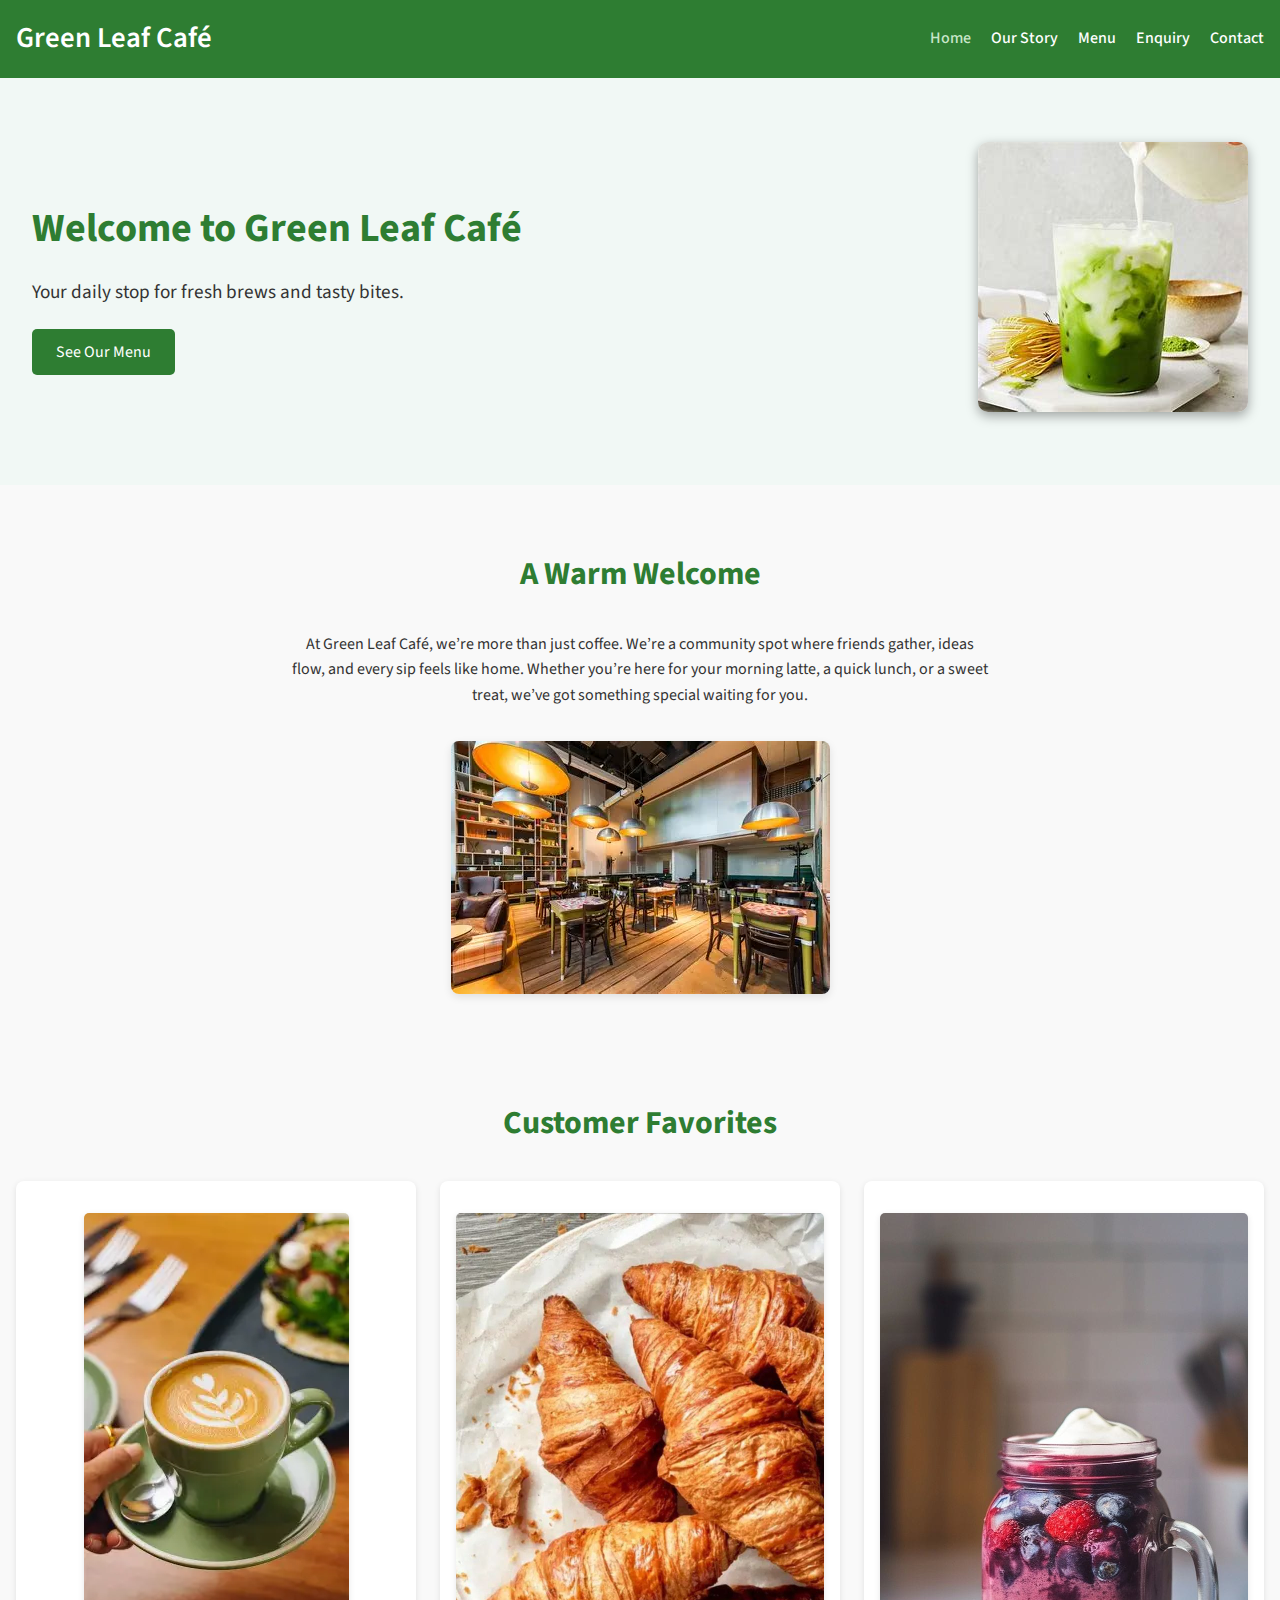
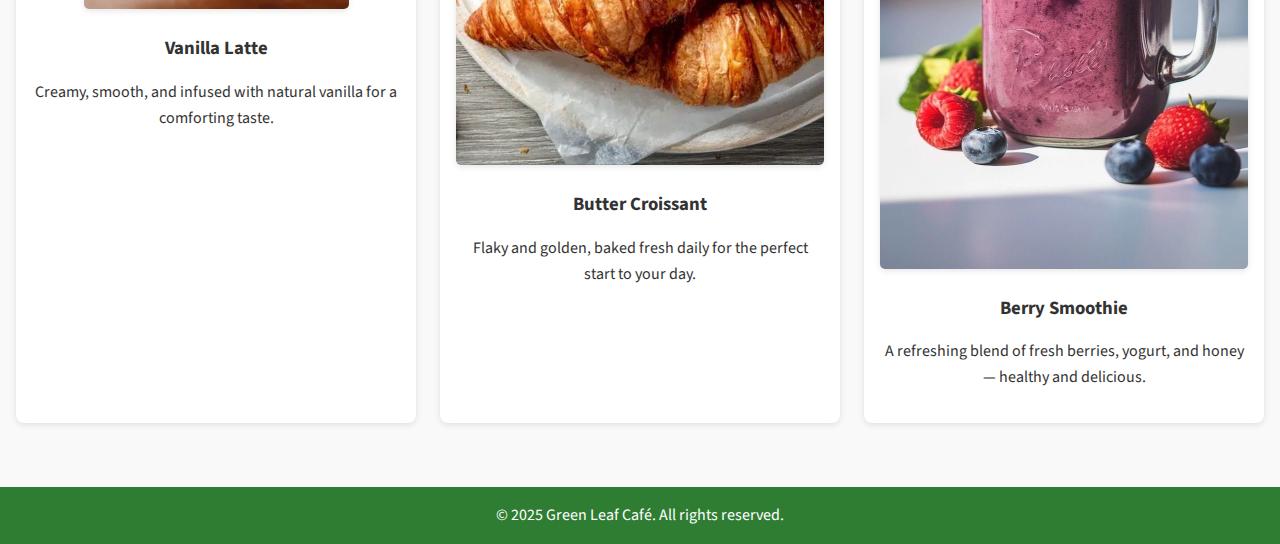
<file: index.html>
<!DOCTYPE html>
<html lang="en">
<head>
  <meta charset="UTF-8">
  <meta name="viewport" content="width=device-width, initial-scale=1.0">
  <title>Welcome | Green Leaf Café</title>
  <link rel="stylesheet" href="_css/styles.css">
  <link href="https://fonts.googleapis.com/css2?family=Source+Sans+Pro:wght@400;600&display=swap" rel="stylesheet">
</head>
<body>
  <!-- ===== Header with Navigation ===== -->
  <header class="site-header">
    <nav class="navbar">
      <h1 class="brand">Green Leaf Café</h1>
      <!-- Hamburger icon for mobile view -->
      <div class="menu-toggle" id="menu-toggle">&#9776;</div>
      <!-- Navigation menu -->
      <ul class="nav-items" id="nav-items">
        <li><a href="index.html" class="active">Home</a></li>
        <li><a href="about.html">Our Story</a></li>
        <li><a href="services.html">Menu</a></li>
        <li><a href="enquiry.html">Enquiry</a></li>
        <li><a href="contact.html">Contact</a></li>
      </ul>
    </nav>
  </header>

  <!-- ===== Hero Section ===== -->
  <section class="hero">
    <div class="hero-content">
      <h2>Welcome to Green Leaf Café</h2>
      <p>Your daily stop for fresh brews and tasty bites.</p>
      <a href="services.html" class="btn">See Our Menu</a>
    </div>
    <div class="hero-image">
      <img src="_images/home.jpeg" alt="home">
    </div>
  </section>

  <!-- ===== Welcome Message ===== -->
  <section class="highlights">
    <h2 class="section-title">A Warm Welcome</h2>
    <p>At Green Leaf Café, we’re more than just coffee. We’re a community spot where friends gather, ideas flow, and every sip feels like home. Whether you’re here for your morning latte, a quick lunch, or a sweet treat, we’ve got something special waiting for you.</p>
    <img src="_images/cafein.webp" alt="Café atmosphere">
  </section>

  <!-- ===== Customer Favorites Section ===== -->
  <section class="highlights">
    <h2 class="section-title">Customer Favorites</h2>
    <div class="cards">
      <!-- Favorite 1 -->
      <div class="menu-card">
        <img src="_images/Latte.webp" alt="Latte">
        <h3>Vanilla Latte</h3>
        <p>Creamy, smooth, and infused with natural vanilla for a comforting taste.</p>
      </div>
      <!-- Favorite 2 -->
      <div class="menu-card">
        <img src="_images/butter.jpg" alt="Croissant">
        <h3>Butter Croissant</h3>
        <p>Flaky and golden, baked fresh daily for the perfect start to your day.</p>
      </div>
      <!-- Favorite 3 -->
      <div class="menu-card">
        <img src="_images/berry.jpg" alt="Smoothie">
        <h3>Berry Smoothie</h3>
        <p>A refreshing blend of fresh berries, yogurt, and honey — healthy and delicious.</p>
      </div>
    </div>
  </section>

  <!-- ===== Footer ===== -->
  <footer class="site-footer">
    <p>&copy; 2025 Green Leaf Café. All rights reserved.</p>
  </footer>

  <!-- ===== JavaScript for mobile menu ===== -->
  <script>
    const toggle = document.getElementById('menu-toggle');
    const nav = document.getElementById('nav-items');
    toggle.addEventListener('click', () => {
      nav.classList.toggle('show');
    });
  </script>
</body>
</html>

<!--Code Attribution
  Author: W3schools
  Title: HTML Tutorial
  date published: n.d
  link/URL: https://www.w3schools.com/html/
  Date accessed: 24/09/2025
-->
</file>
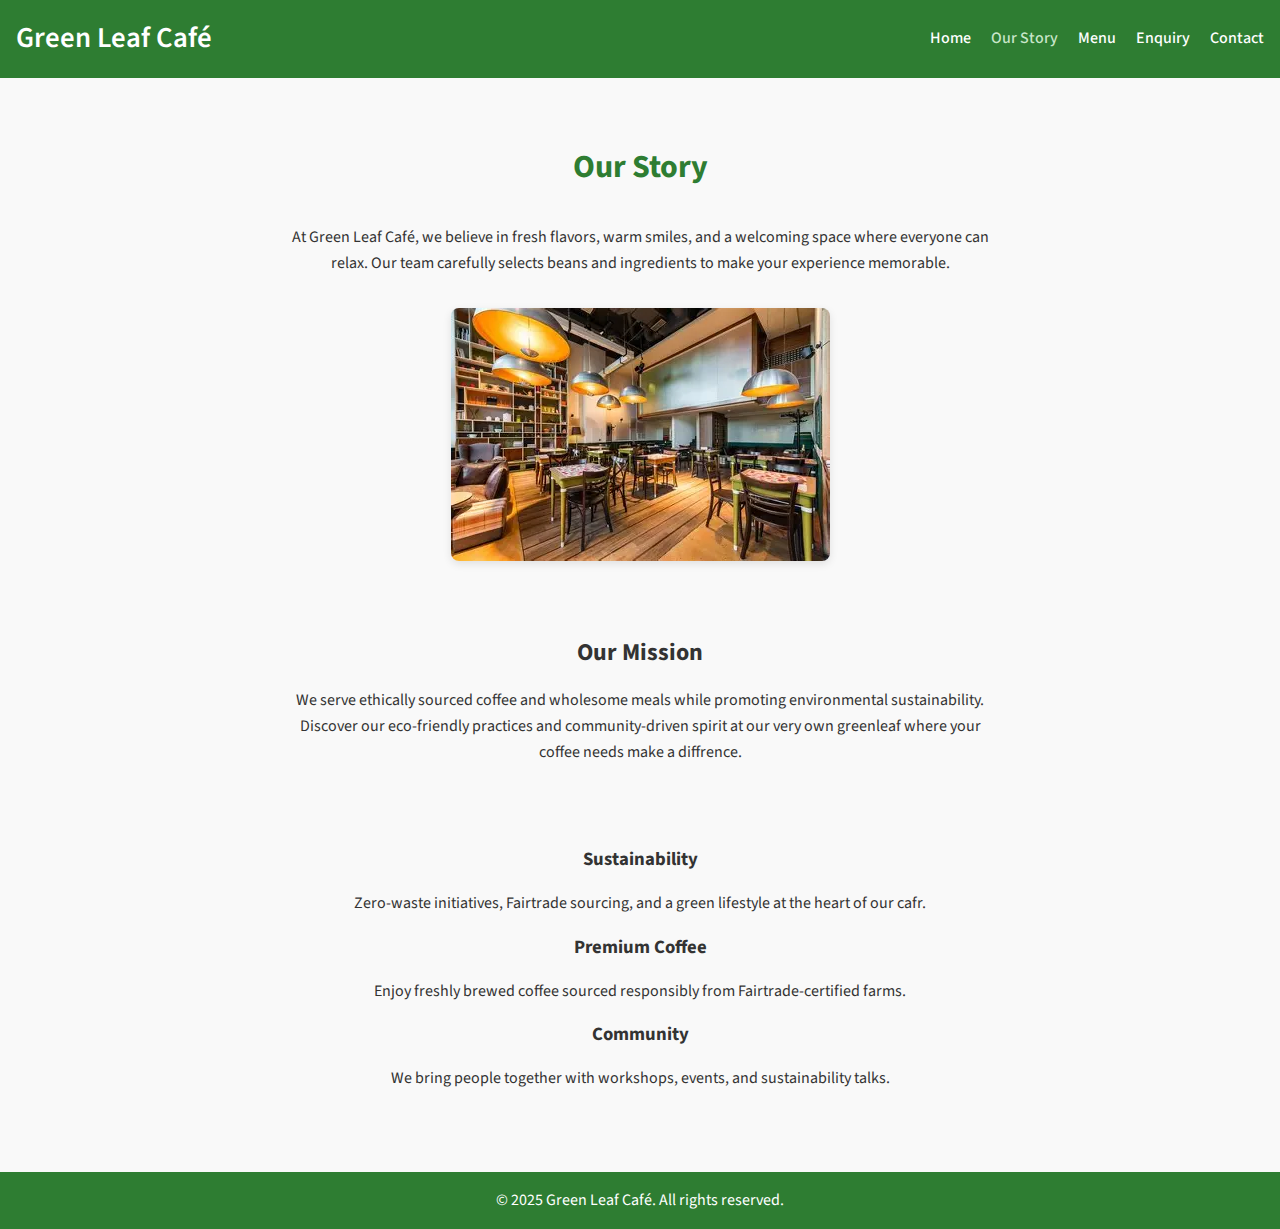
<file: about.html>
<!DOCTYPE html>
<html lang="en">
<head>
  <meta charset="UTF-8">
  <meta name="viewport" content="width=device-width, initial-scale=1.0">
  <title>About Us | Green Leaf Café</title>
  <link rel="stylesheet" href="_css/styles.css">
  <link href="https://fonts.googleapis.com/css2?family=Source+Sans+Pro:wght@400;600&display=swap" rel="stylesheet">
</head>
<body>
  <!-- ===== Header with Navigation ===== -->
  <header class="site-header">
    <nav class="navbar">
      <h1 class="brand">Green Leaf Café</h1>
      <div class="menu-toggle" id="menu-toggle">&#9776;</div>
      <ul class="nav-items" id="nav-items">
        <li><a href="index.html">Home</a></li>
        <li><a href="about.html" class="active">Our Story</a></li>
        <li><a href="services.html">Menu</a></li>
        <li><a href="enquiry.html">Enquiry</a></li>
        <li><a href="contact.html">Contact</a></li>
      </ul>
    </nav>
  </header>

  <!-- ===== About Section ===== -->
  <section class="highlights">
    <h2 class="section-title">Our Story</h2>
    <p>At Green Leaf Café, we believe in fresh flavors, warm smiles, and a welcoming space where everyone can relax. Our team carefully selects beans and ingredients to make your experience memorable.</p>
    <img src="_images/cafein.webp" alt="Café interior">
  </section>

  <section class="highlights">
    <h2>Our Mission</h2>
    <p>
      We serve ethically sourced coffee and wholesome meals while promoting environmental sustainability. 
      Discover our eco-friendly practices and community-driven spirit at our very own greenleaf 
      where your coffee needs make a diffrence. 
    </p>
  </section>

  <!-- Features Section -->
  <section class="highlights">
    <div class="feature">
      <h3> Sustainability</h3>
      <p>Zero-waste initiatives, Fairtrade sourcing, and a green lifestyle at the heart of our cafr.</p>
    </div>
    <div class="feature">
      <h3> Premium Coffee</h3>
      <p>Enjoy freshly brewed coffee sourced responsibly from Fairtrade-certified farms.</p>
    </div>
    <div class="feature">
      <h3> Community</h3>
      <p>We bring people together with workshops, events, and sustainability talks.</p>
    </div>
  </section>


  <!-- ===== Footer ===== -->
  <footer class="site-footer">
    <p>&copy; 2025 Green Leaf Café. All rights reserved.</p>
  </footer>

  <!-- ===== JavaScript for mobile menu ===== -->
  <script>
    const toggle = document.getElementById('menu-toggle');
    const nav = document.getElementById('nav-items');
    toggle.addEventListener('click', () => {
      nav.classList.toggle('show');
    });
  </script>
</body>
</html>

<!--Code Attribution
  Author: W3schools
  Title: HTML Tutorial
  date published: n.d
  link/URL: https://www.w3schools.com/html/
  Date accessed: 24/09/2025
-->
</file>
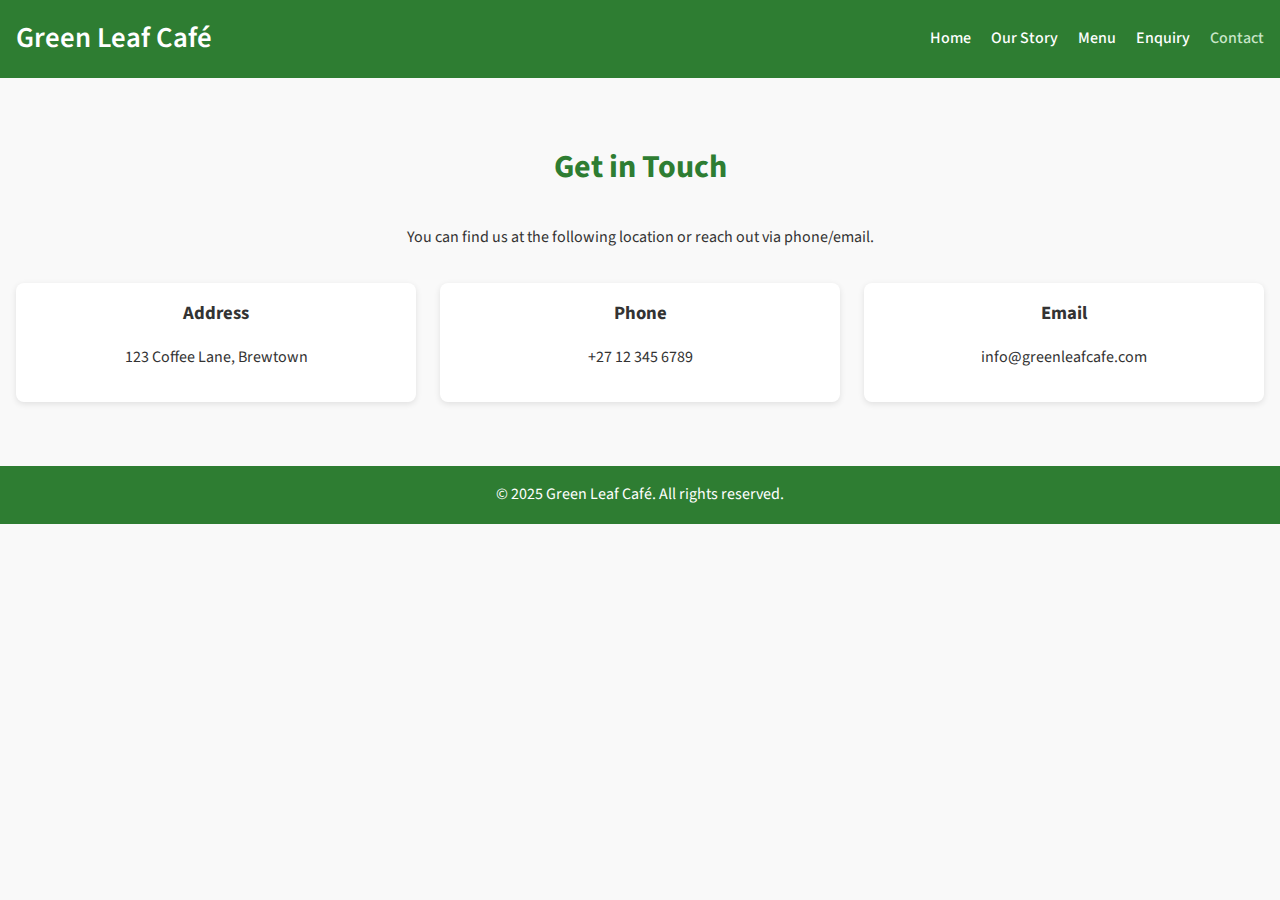
<file: contact.html>
<!DOCTYPE html>
<html lang="en">
<head>
  <meta charset="UTF-8">
  <meta name="viewport" content="width=device-width, initial-scale=1.0">
  <title>Contact | Green Leaf Café</title>
  <link rel="stylesheet" href="_css/styles.css">
  <link href="https://fonts.googleapis.com/css2?family=Source+Sans+Pro:wght@400;600&display=swap" rel="stylesheet">
</head>
<body>
  <!-- ===== Header with Navigation ===== -->
  <header class="site-header">
    <nav class="navbar">
      <h1 class="brand">Green Leaf Café</h1>
      <div class="menu-toggle" id="menu-toggle">&#9776;</div>
      <ul class="nav-items" id="nav-items">
        <li><a href="index.html">Home</a></li>
        <li><a href="about.html">Our Story</a></li>
        <li><a href="services.html">Menu</a></li>
        <li><a href="enquiry.html">Enquiry</a></li>
        <li><a href="contact.html" class="active">Contact</a></li>
      </ul>
    </nav>
  </header>

  <!-- ===== Contact Info Section ===== -->
  <section class="highlights">
    <h2 class="section-title">Get in Touch</h2>
    <p>You can find us at the following location or reach out via phone/email.</p>
    <div class="cards">
      <div class="menu-card">
        <h3>Address</h3>
        <p>123 Coffee Lane, Brewtown</p>
      </div>
      <div class="menu-card">
        <h3>Phone</h3>
        <p>+27 12 345 6789</p>
      </div>
      <div class="menu-card">
        <h3>Email</h3>
        <p>info@greenleafcafe.com</p>
      </div>
    </div>
  </section>

  <!-- ===== Footer ===== -->
  <footer class="site-footer">
    <p>&copy; 2025 Green Leaf Café. All rights reserved.</p>
  </footer>

  <!-- ===== JavaScript for mobile menu ===== -->
  <script>
    const toggle = document.getElementById('menu-toggle');
    const nav = document.getElementById('nav-items');
    toggle.addEventListener('click', () => {
      nav.classList.toggle('show');
    });
  </script>
</body>
</html>

<!--Code Attribution
  Author: W3schools
  Title: HTML Tutorial
  date published: n.d
  link/URL: https://www.w3schools.com/html/
  Date accessed: 24/09/2025
-->
</file>
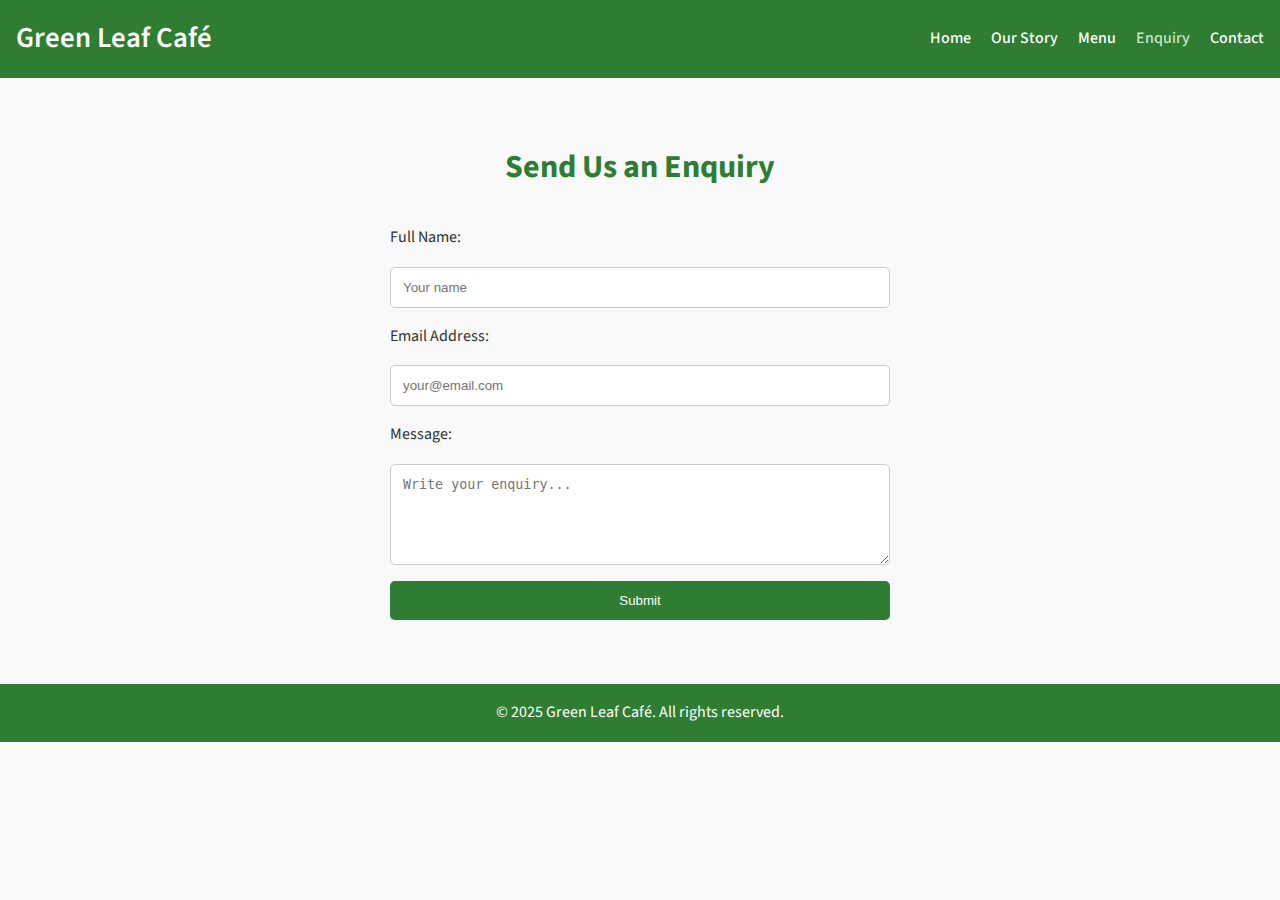
<file: enquiry.html>
<!DOCTYPE html>
<html lang="en">
<head>
  <meta charset="UTF-8">
  <meta name="viewport" content="width=device-width, initial-scale=1.0">
  <title>Enquiry | Green Leaf Café</title>
  <link rel="stylesheet" href="_css/styles.css">
  <link href="https://fonts.googleapis.com/css2?family=Source+Sans+Pro:wght@400;600&display=swap" rel="stylesheet">
</head>
<body>
  <!-- ===== Header with Navigation ===== -->
  <header class="site-header">
    <nav class="navbar">
      <h1 class="brand">Green Leaf Café</h1>
      <div class="menu-toggle" id="menu-toggle">&#9776;</div>
      <ul class="nav-items" id="nav-items">
        <li><a href="index.html">Home</a></li>
        <li><a href="about.html">Our Story</a></li>
        <li><a href="services.html">Menu</a></li>
        <li><a href="enquiry.html" class="active">Enquiry</a></li>
        <li><a href="contact.html">Contact</a></li>
      </ul>
    </nav>
  </header>

  <!-- ===== Enquiry Form Section ===== -->
  <section class="highlights">
    <h2 class="section-title">Send Us an Enquiry</h2>
    <!-- Simple form -->
    <form class="form-box">
      <label for="name">Full Name:</label>
      <input type="text" id="name" name="name" placeholder="Your name">

      <label for="email">Email Address:</label>
      <input type="email" id="email" name="email" placeholder="your@email.com">

      <label for="message">Message:</label>
      <textarea id="message" name="message" rows="5" placeholder="Write your enquiry..."></textarea>

      <button type="submit" class="btn">Submit</button>
    </form>
  </section>

  <!-- ===== Footer ===== -->
  <footer class="site-footer">
    <p>&copy; 2025 Green Leaf Café. All rights reserved.</p>
  </footer>

  <!-- ===== JavaScript for mobile menu ===== -->
  <script>
    const toggle = document.getElementById('menu-toggle');
    const nav = document.getElementById('nav-items');
    toggle.addEventListener('click', () => {
      nav.classList.toggle('show');
    });
  </script>
</body>
</html>

<!--Code Attribution
  Author: W3schools
  Title: HTML Tutorial
  date published: n.d
  link/URL: https://www.w3schools.com/html/
  Date accessed: 24/09/2025
-->
</file>
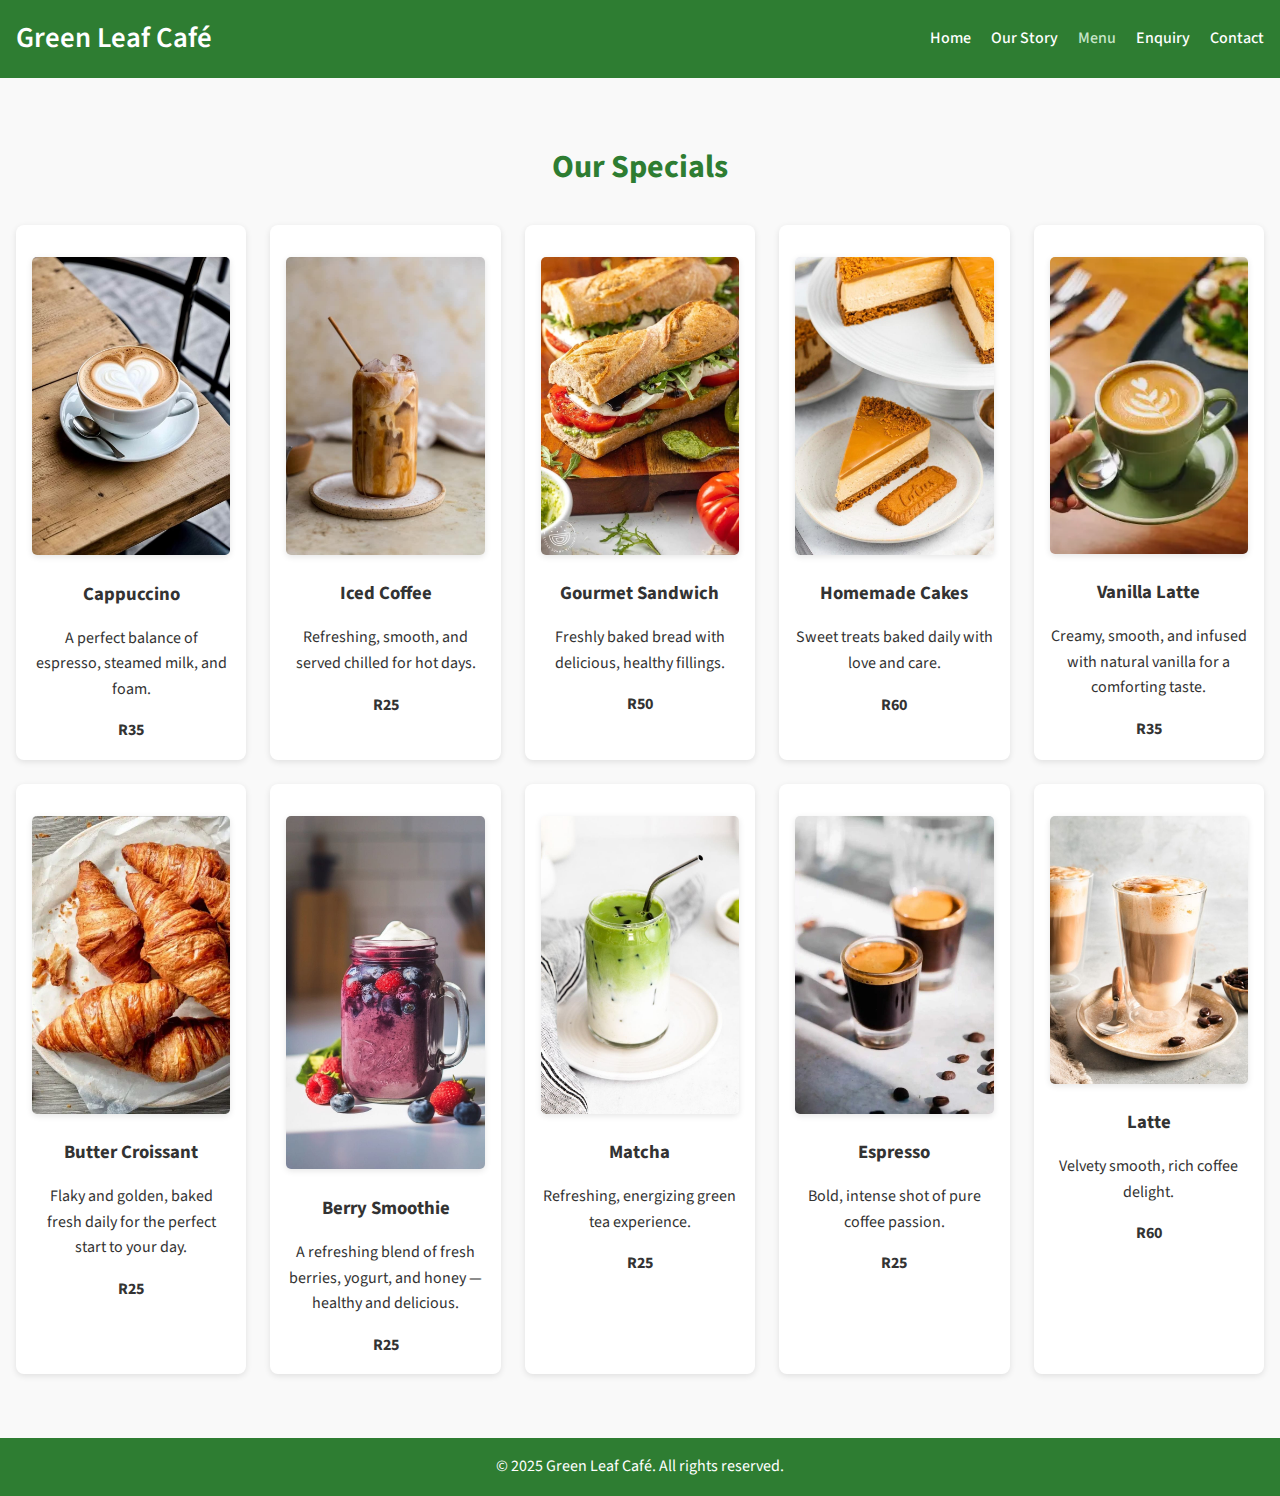
<file: services.html>
<!DOCTYPE html>
<html lang="en">
<head>
  <meta charset="UTF-8">
  <meta name="viewport" content="width=device-width, initial-scale=1.0">
  <title>Our Menu | Green Leaf Café</title>
  <link rel="stylesheet" href="_css/styles.css">
  <link href="https://fonts.googleapis.com/css2?family=Source+Sans+Pro:wght@400;600&display=swap" rel="stylesheet">
</head>
<body>
  <!-- ===== Header with Navigation ===== -->
  <header class="site-header">
    <nav class="navbar">
      <h1 class="brand">Green Leaf Café</h1>
      <div class="menu-toggle" id="menu-toggle">&#9776;</div>
      <ul class="nav-items" id="nav-items">
        <li><a href="index.html">Home</a></li>
        <li><a href="about.html">Our Story</a></li>
        <li><a href="services.html" class="active">Menu</a></li>
        <li><a href="enquiry.html">Enquiry</a></li>
        <li><a href="contact.html">Contact</a></li>
      </ul>
    </nav>
  </header>

  <!-- ===== Menu Section ===== -->
  <section class="highlights">
    <h2 class="section-title">Our Specials</h2>
    <div class="cards">
      <!-- Each card is a menu item -->
      <div class="menu-card">
        <img src="_images/cap.jpg" alt="Cappuccino">
        <h3>Cappuccino</h3>
        <p>A perfect balance of espresso, steamed milk, and foam.</p>
        <strong>R35</strong>
      </div>
      <div class="menu-card">
        <img src="_images/icecoffee.jpg" alt="Iced Coffee">
        <h3>Iced Coffee</h3>
        <p>Refreshing, smooth, and served chilled for hot days.</p>
        <strong>R25</strong>
      </div>
      <div class="menu-card">
        <img src="_images/sandwitch.jpg" alt="Sandwich">
        <h3>Gourmet Sandwich</h3>
        <p>Freshly baked bread with delicious, healthy fillings.</p>
        <strong>R50</strong>
      </div>
      <div class="menu-card">
        <img src="_images/cake.jpg" alt="Cake slice">
        <h3>Homemade Cakes</h3>
        <p>Sweet treats baked daily with love and care.</p>
        <strong>R60</strong>
      </div>
      <div class="menu-card">
        <img src="_images/Latte.webp" alt="Latte">
        <h3>Vanilla Latte</h3>
        <p>Creamy, smooth, and infused with natural vanilla for a comforting taste.</p>
        <strong>R35</strong>
      </div>
      <div class="menu-card">
        <img src="_images/butter.jpg" alt="Croissant">
        <h3>Butter Croissant</h3>
        <p>Flaky and golden, baked fresh daily for the perfect start to your day.</p>
        <strong>R25</strong>
      </div>
      <div class="menu-card">
        <img src="_images/berry.jpg" alt="Smoothie">
        <h3>Berry Smoothie</h3>
        <p>A refreshing blend of fresh berries, yogurt, and honey — healthy and delicious.</p>
        <strong>R25</strong>
      </div>
      <div class="menu-card">
        <img src="_images/matcha.jpg" alt="matcha">
        <h3>Matcha</h3>
        <p>Refreshing, energizing green tea experience.</p>
        <strong>R25</strong>
      </div>
      <div class="menu-card">
        <img src="_images/esspresso2.jpg" alt="espresso">
        <h3>Espresso</h3>
        <p>Bold, intense shot of pure coffee passion.</p>
        <strong>R25</strong>
      </div>
      <div class="menu-card">
        <img src="_images/latte2.jpg" alt="latte">
        <h3>Latte</h3>
        <p>Velvety smooth, rich coffee delight.</p>
        <strong>R60</strong>
      </div>
    </div>
  </section>

  <!-- ===== Footer ===== -->
  <footer class="site-footer">
    <p>&copy; 2025 Green Leaf Café. All rights reserved.</p>
  </footer>

  <!-- ===== JavaScript for mobile menu ===== -->
  <script>
    const toggle = document.getElementById('menu-toggle');
    const nav = document.getElementById('nav-items');
    toggle.addEventListener('click', () => {
      nav.classList.toggle('show');
    });
  </script>
</body>
</html>

<!--Code Attribution
  Author: W3schools
  Title: HTML Tutorial
  date published: n.d
  link/URL: https://www.w3schools.com/html/
  Date accessed: 24/09/2025
-->
</file>
<file: _css/styles.css>
/* ===== Reset and Base Styles ===== */
* {
  margin: 0;
  padding: 0;
  box-sizing: border-box;
}

body {
  font-family: 'Source Sans Pro', sans-serif;
  line-height: 1.6;
  background-color: #f9f9f9;
  color: #333;
}

/* ===== Header and Navigation ===== */
.site-header {
  background: #2e7d32; /* main café green */
  color: white;
  padding: 1rem;
  position: relative;
}

.navbar {
  display: flex;
  justify-content: space-between;
  align-items: center;
}

.brand {
  font-size: 1.8rem;
  font-weight: 600;
}

.nav-items {
  list-style: none;
  display: flex;
  gap: 1.25rem;
}

.nav-items li a {
  color: white;
  text-decoration: none;
  font-weight: 500;
  transition: color 0.3s;
}

.nav-items li a:hover,
.nav-items li a.active {
  color: #c8e6c9; /* lighter green on hover */
}

.menu-toggle {
  display: none; /* hidden on desktop */
  font-size: 2rem;
  cursor: pointer;
  color: white;
}

/* ===== Hero Section ===== */
.hero {
  display: flex;
  justify-content: space-between;
  align-items: center;
  padding: 4rem 2rem;
  background: #f1f8f5; /* soft greenish background */
  gap: 2rem;
}

.hero-content {
  flex: 1;
  text-align: left;
}

.hero-content h2 {
  font-size: 2.5rem;
  margin-bottom: 1rem;
  color: #2e7d32;
}

.hero-content p {
  font-size: 1.2rem;
  margin-bottom: 2rem;
}

.hero-image {
  flex: 1;
  text-align: right;
}

.hero-image img {
  max-width: 100%;
  border-radius: 10px;
  transition: transform 0.3s ease, box-shadow 0.3s ease;
  box-shadow: 0 4px 12px rgba(0, 0, 0, 0.344);
}

.hero-image:hover img {
    transform: scale(1.05);
}

/* Stack hero on mobile */
@media (max-width: 768px) {
  .hero {
    flex-direction: column;
    text-align: center;
  }
  .hero-content {
    text-align: center;
  }
  .hero-image {
    text-align: center;
  }
}

/* ===== Buttons ===== */
.btn {
  background: #2e7d32;
  color: white;
  padding: 0.75rem 1.5rem;
  text-decoration: none;
  border-radius: 5px;
  transition: background 0.3s;
}

.btn:hover {
  background: #1b5e20;
}

/* ===== Sections and Highlights ===== */
.section-title {
  text-align: center;
  margin: 2rem 0;
  font-size: 2rem;
  color: #2e7d32;
}

.highlights {
  padding: 2rem 1rem;
  text-align: center;
}

.highlights p {
  max-width: 700px;
  margin: 1rem auto;
}

.highlights img {
  margin-top: 1rem;
  max-width: 80%;
  border-radius: 8px;
  box-shadow: 0 3px 8px rgba(0,0,0,0.1);
}

/* ===== Cards (Menu / Favorites / Contact Info) ===== */
.cards {
  display: grid;
  grid-template-columns: repeat(auto-fit, minmax(220px, 1fr));
  gap: 1.5rem;
  margin-top: 2rem;
}

.menu-card {
  background: white;
  border-radius: 8px;
  padding: 1rem;
  transition: transform 0.3s ease, box-shadow 0.3s ease;
  box-shadow: 0 2px 6px rgba(0,0,0,0.1);
}

.menu-card img {
  max-width: 100%;
  border-radius: 5px;
  margin-bottom: 1rem;
  transition: transform 0.3s ease, box-shadow 0.3s ease;
  box-shadow: 0 2px 6px rgba(0,0,0,0.1);
}

.menu-card:hover {
    transform: translateY(-5px);
    box-shadow: 0 5px 15px rgba(0, 0, 0, 0.2);
    background-color: #ebfded;
}

.menu-card:hover img {
    transform: scale(1.05);
}

/* ===== Forms ===== */
.form-box {
  max-width: 500px;
  margin: 0 auto;
  text-align: left;
  display: flex;
  flex-direction: column;
  gap: 1rem;
}

.form-box input,
.form-box textarea {
  padding: 0.75rem;
  border: 1px solid #ccc;
  border-radius: 5px;
}

.form-box button {
  background: #2e7d32;
  color: white;
  border: none;
  padding: 0.75rem;
  border-radius: 5px;
  cursor: pointer;
}

.form-box button:hover {
  background: #1b5e20;
}

/* ===== Footer ===== */
.site-footer {
  text-align: center;
  padding: 1rem;
  background: #2e7d32;
  color: white;
  margin-top: 2rem;
}

/* ===== Responsive Navigation (Mobile) ===== */
@media (max-width: 768px) {
  .nav-items {
    display: none;
    flex-direction: column;
    background: #388e3c;
    position: absolute;
    top: 60px;
    right: 0;
    width: 200px;
    border-radius: 5px;
    padding: 1rem;
  }

  .nav-items.show {
    display: flex;
  }

  .menu-toggle {
    display: block; /* show hamburger on small screens */
  }
}

/*Code Attribution
  Author: W3schools
  Title: CSS Tutorial
  date published: n.d
  link/URL: https://www.w3schools.com/Css/
  Date accessed: 24/09/2025
*/
</file>
